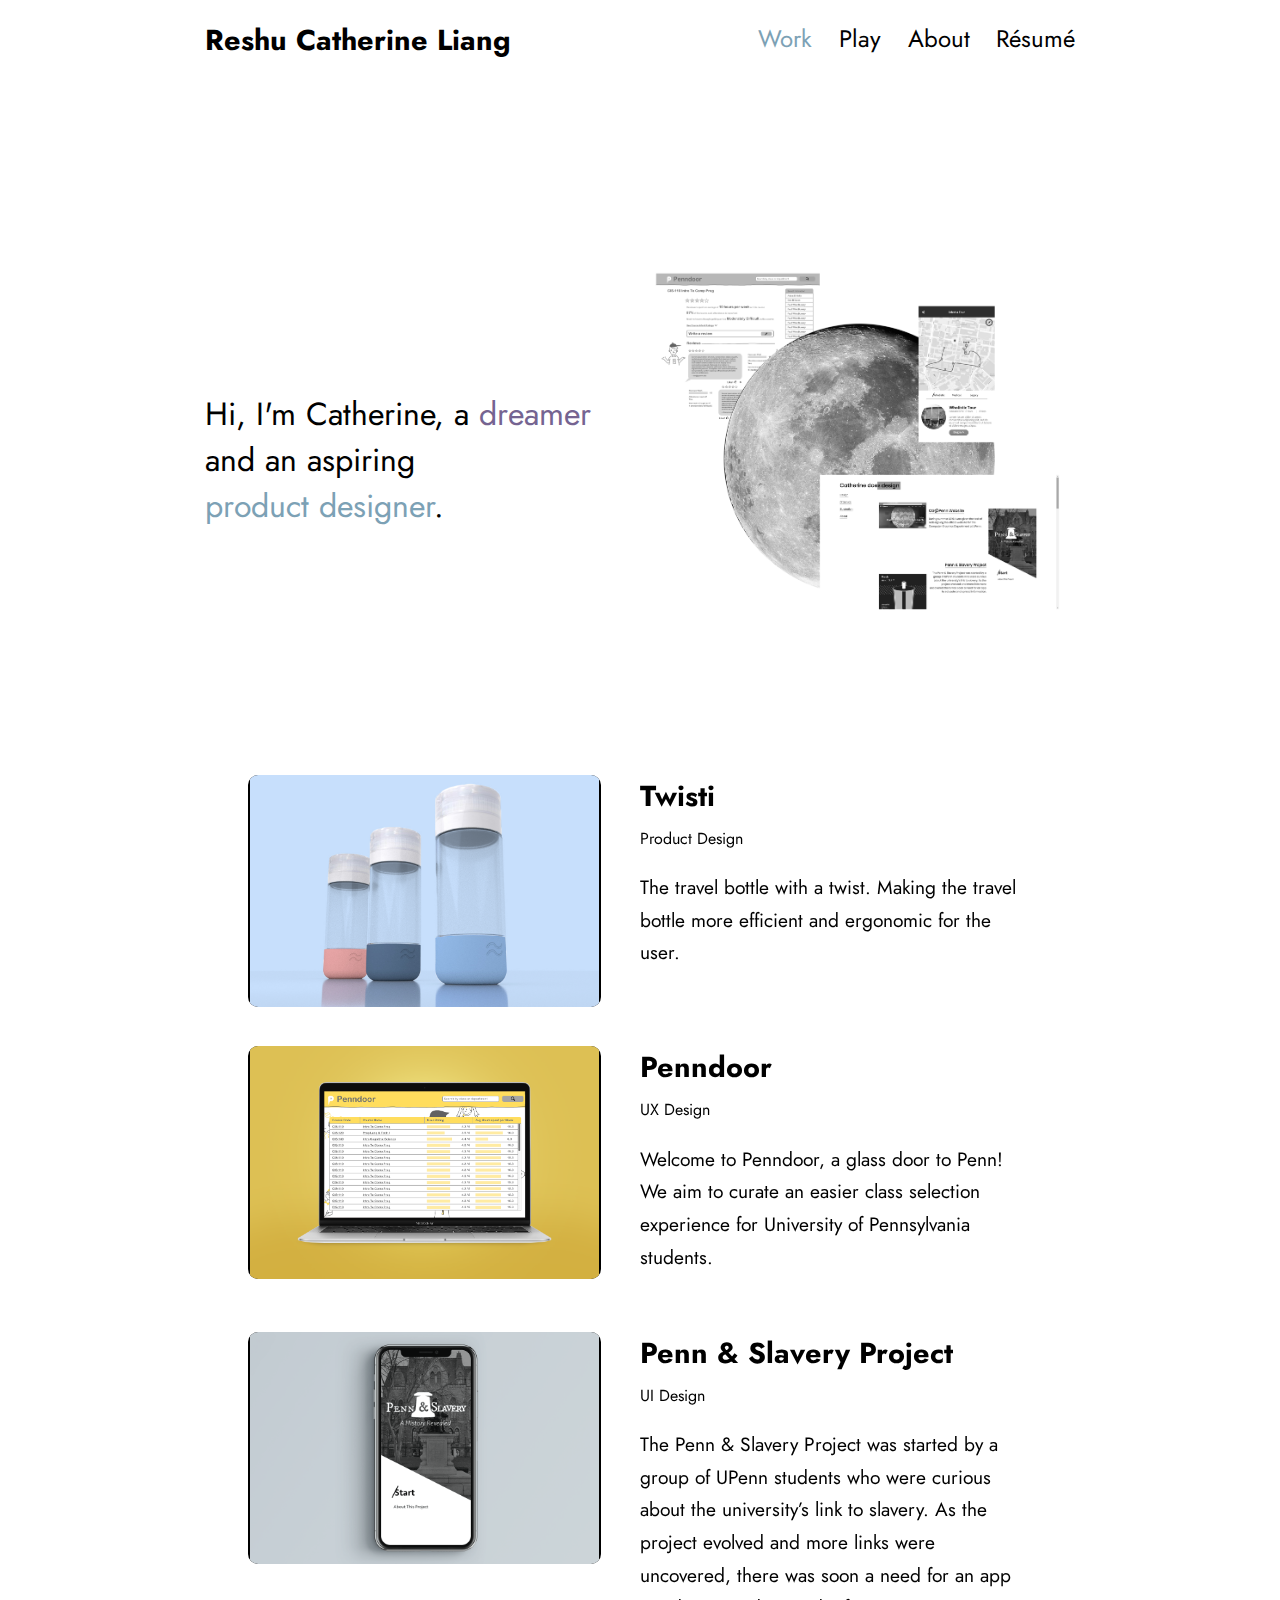
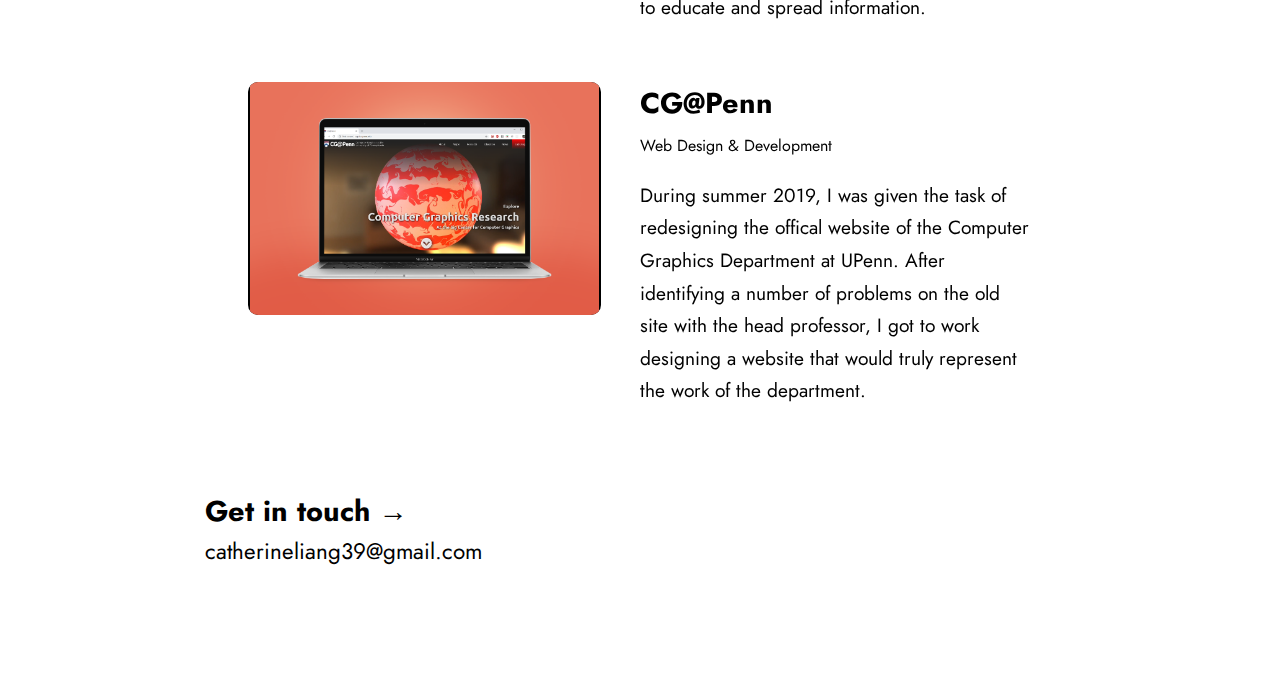
<file: index.html>
<!DOCTYPE html>
<html lang="en">

<head>
    <meta charset="UTF-8">
    <meta name="viewport" content="width=device-width, initial-scale=1.0">
    <title>Reshu Catherine Liang</title>

    <link rel="stylesheet" href="css/style.css">
    <link rel="stylesheet" href="css/style-index.css">
    <!--<script src="script.js"></script>-->
    <link rel="stylesheet" href="https://unpkg.com/aos@next/dist/aos.css" />
    <!-- favicon -->
    <link rel="shortcut icon" type="image/x-icon" href="favicon.ico">
</head>

<body>
    <header>
        <h1 class="title"><a href="index.html">Reshu Catherine Liang</a></h1>
        <nav>
            <a href="index.html" class="selected">Work</a>
            <a href="play.html">Play</a>
            <a href="about.html">About</a>
            <a href="images/resume.pdf" target="_blank">Résumé</a>
        </nav>
    </header>
    <div>
        <div class="landing">
            <img class="landing-img" src="images/moon-graphics.png">
            <h1 class="intro">Hi, I'm Catherine, a <mark class="purple">dreamer</mark>
                <br>and an aspiring
                <br><mark class="blue">product designer</mark>.
            </h1>
        </div>
        <div class="content" data-aos="fade-up">
            <div class="project">
                <div class="thumbnail">
                    <a href="twisti.html">
                        <img src="images/twisti/product_mockup.png">
                    </a>
                </div>
                <div class="description">
                    <h2><a href="penndoor.html">Twisti</a></h2>
                    <p class="tag">Product Design</p>
                    <p>The travel bottle with a twist. Making the travel bottle more efficient and ergonomic for the user.
                    </p>
                </div>
            </div>
            <div class="project">
                <div class="thumbnail">
                    <a href="penndoor.html">
                        <img src="images/penndoor_mockup.png">
                    </a>
                </div>
                <div class="description">
                    <h2><a href="penndoor.html">Penndoor</a></h2>
                    <p class="tag">UX Design</p>
                    <p>Welcome to Penndoor, a glass door to Penn!
                        We aim to curate an easier class selection experience for University of Pennsylvania
                        students.
                    </p>
                </div>
            </div>
            <div class="project">
                <div class="thumbnail">
                    <a href="psp.html">
                        <img src="images/psp_mockup.png">
                    </a>
                </div>
                <div class="description">
                    <h2><a href="psp.html">Penn & Slavery Project</a></h2>
                    <p class="tag">UI Design</p>
                    <p>The Penn & Slavery Project was started by a group of UPenn students who were curious about
                        the
                        university’s link to slavery. As the project evolved and more links were uncovered, there
                        was
                        soon a
                        need for an app to educate and spread information.
                    </p>
                </div>
            </div>
            <div class="project">
                <div class="thumbnail">
                    <a href="cgatpenn.html">
                        <img src="images/cgatpenn.png">
                    </a>
                </div>
                <div class="description">
                    <h2><a href="cgatpenn.html">CG@Penn</a></h2>
                    <p class="tag">Web Design & Development</p>
                    <p>During summer 2019, I was given the task of redesigning the offical website of the Computer Graphics
                        Department at UPenn. After identifying a number of problems on the old site with the head professor,
                        I got to work designing a website that would truly represent the work of the department.
                    </p>
                </div>
            </div>
        </div>
        <div class="footer">
            <h1 class="section-title">Get in touch →</h1>
            <p><a href="catherineliang39@gmail.com">catherineliang39@gmail.com</a></p>
        </div>
    </div>
    <script src="https://unpkg.com/aos@next/dist/aos.js"></script>
    <script>
        AOS.init({
            once: true,
        });
    </script>

</body>

</html>
</file>
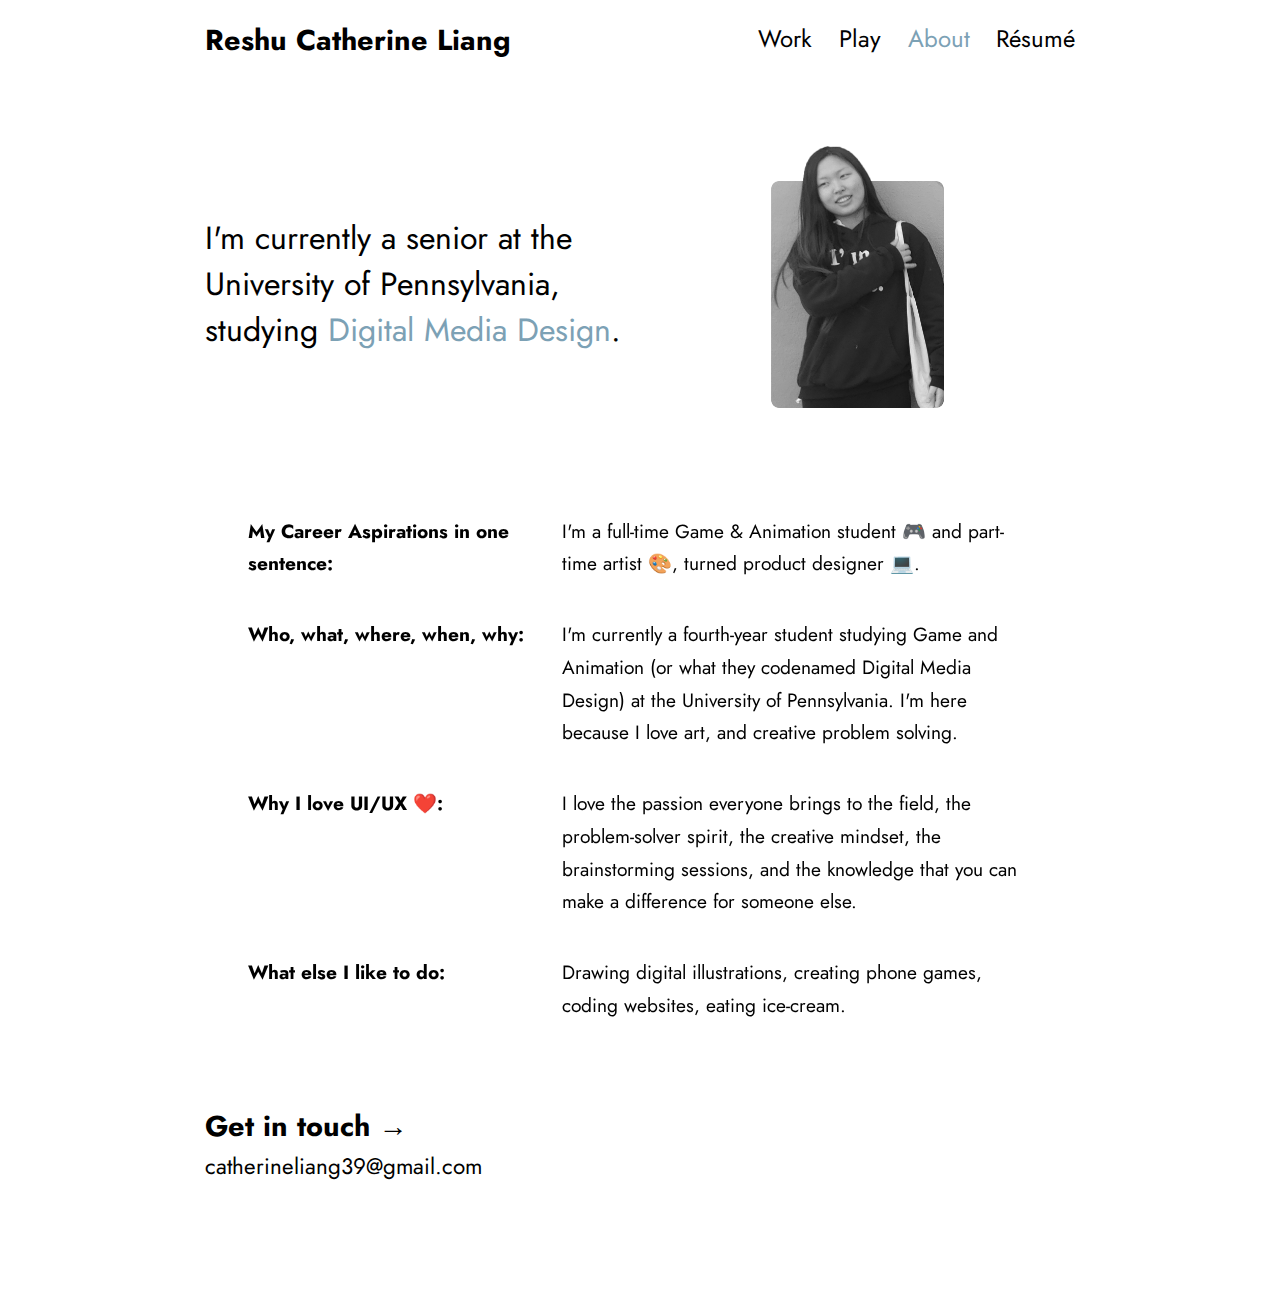
<file: about-old.html>
<!DOCTYPE html>
<html lang="en">

<head>
    <meta charset="UTF-8">
    <meta name="viewport" content="width=device-width, initial-scale=1.0">
    <title>Reshu Catherine Liang</title>

    <link rel="stylesheet" href="css/style.css">
    <link rel="stylesheet" href="css/style-about.css">
    <!--<script src="script.js"></script>-->
    <link rel="stylesheet" href="https://unpkg.com/aos@next/dist/aos.css" />
    <!-- favicon -->
    <link rel="shortcut icon" type="image/x-icon" href="favicon.ico">
</head>

<body>
    <header>
        <h1 class="title"><a href="index.html">Reshu Catherine Liang</a></h1>
        <nav>
            <a href="index.html">Work</a>
            <a href="play.html">Play</a>
            <a href="about.html" class="selected">About</a>
            <a href="images/resume.pdf" target="_blank">Résumé</a>
        </nav>
    </header>
    <div class="landing">
        <picture>
            <source media="(max-width: 750px)" srcset="images/me-framed.png">
            <source media="(max-width: 950px)" srcset="images/me-framed-narrow.png">
            <img class="landing-img" src="images/me-framed.png">
        </picture>
        <!-- <img class="landing-img" src="images/me-framed.png"> -->
        <h1 class="intro">I'm currently a senior at the University of Pennsylvania,
            studying <mark class="blue">Digital Media Design</mark>.
        </h1>
    </div>
    <div class="content" data-aos="fade-up">
        <div class="question">
            <p class="q"><b>My Career Aspirations in one sentence:</b></span>
            <p class="a">I'm a full-time Game & Animation student 🎮 and part-time artist 🎨, turned product designer 💻.</p>
        </div>
        <div class="question">
            <p class="q"><b>Who, what, where, when, why:</b></p>
            <p class="a">I'm currently a fourth-year student studying Game and Animation (or what they codenamed Digital Media
            Design) at the University of Pennsylvania. I'm here because I love art, and creative problem solving.</p>
        </div>
        <div class="question">
            <p class="q"><b>Why I love UI/UX ❤️:</b></p>
            <p class="a">I love the passion everyone brings to the field, the problem-solver spirit, the creative mindset, the
            brainstorming sessions, and the knowledge that you can make a difference for someone else.</p>
        </div>
        <div class="question">
            <p class="q"><b>What else I like to do:</b></p>
            <p class="a">Drawing digital illustrations, creating phone games, coding websites, eating ice-cream.</p>
        </div>
    </div>

    <div class="footer">
        <h1 class="section-title">Get in touch →</h1>
        <p><a href="catherineliang39@gmail.com">catherineliang39@gmail.com</a></p>
    </div>

    <script src="https://unpkg.com/aos@next/dist/aos.js"></script>
    <script>
        AOS.init({
            once: true,
        });
    </script>
</body>
</file>
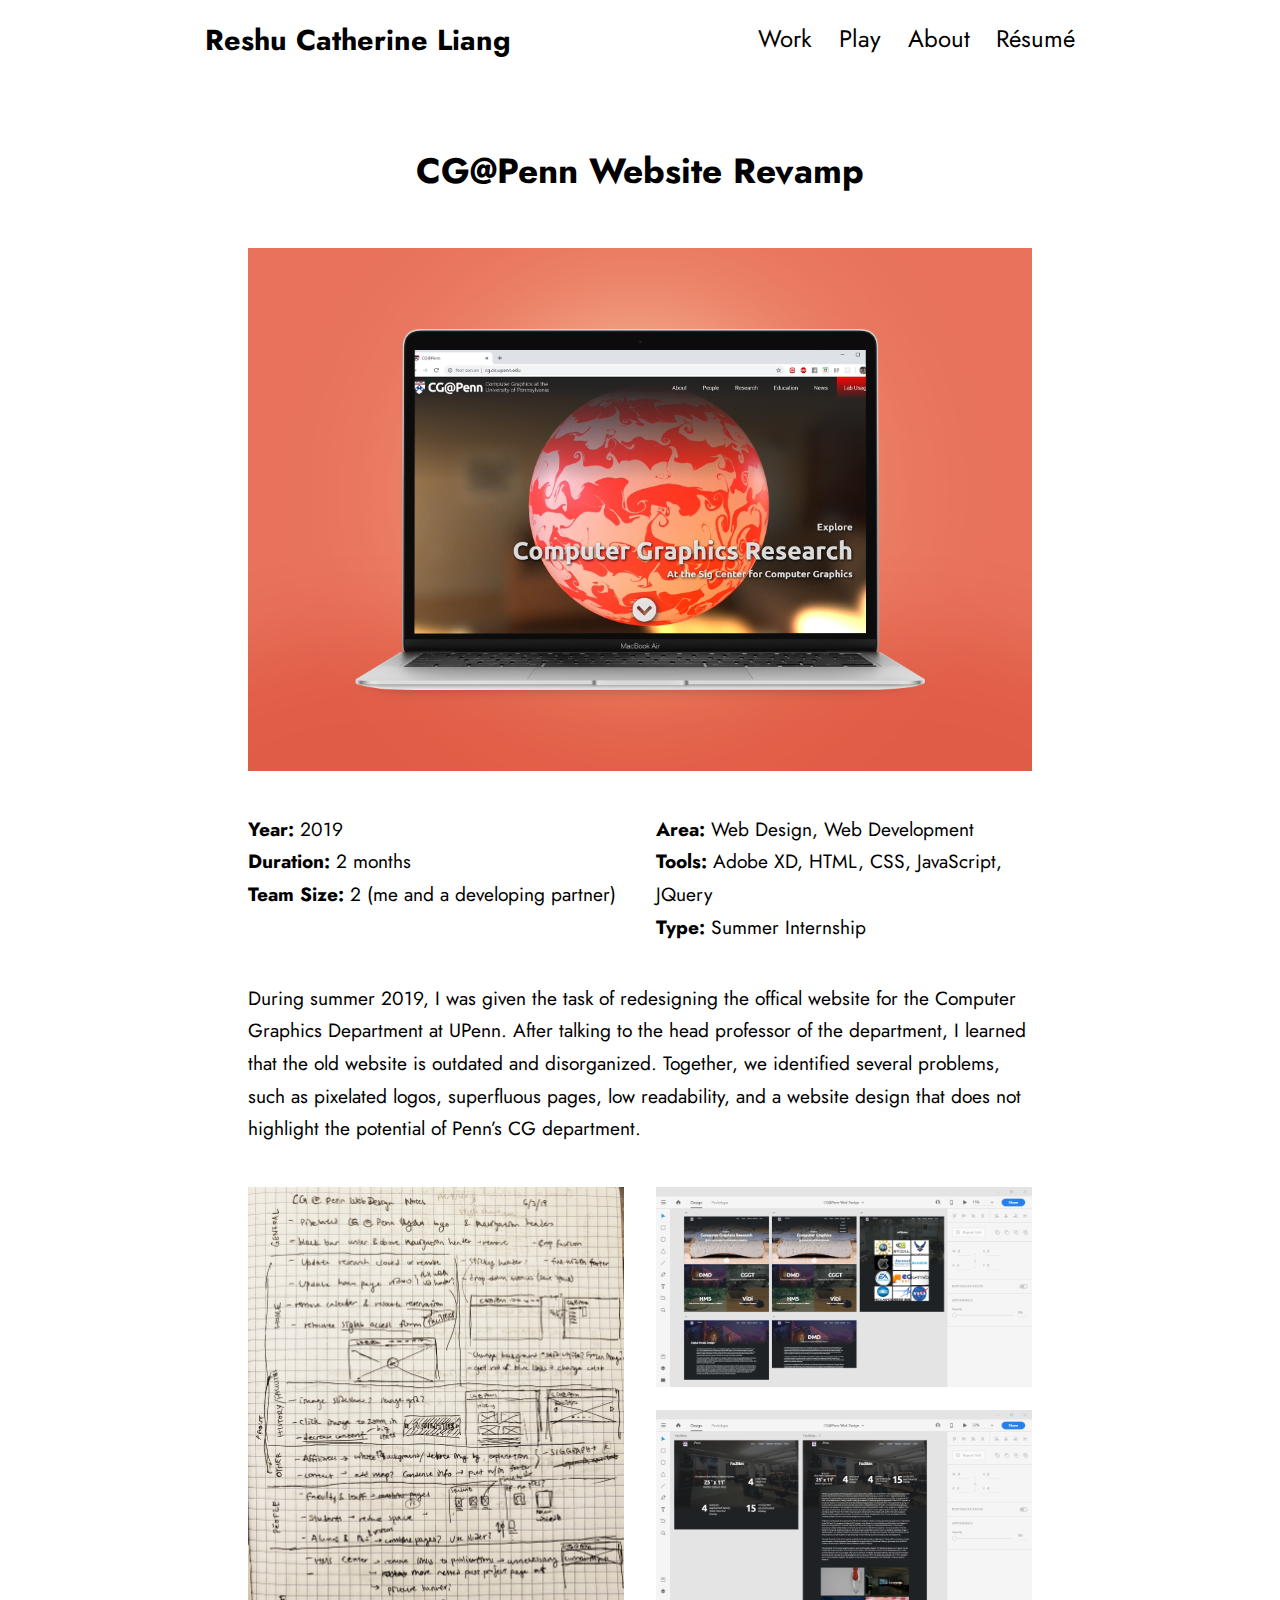
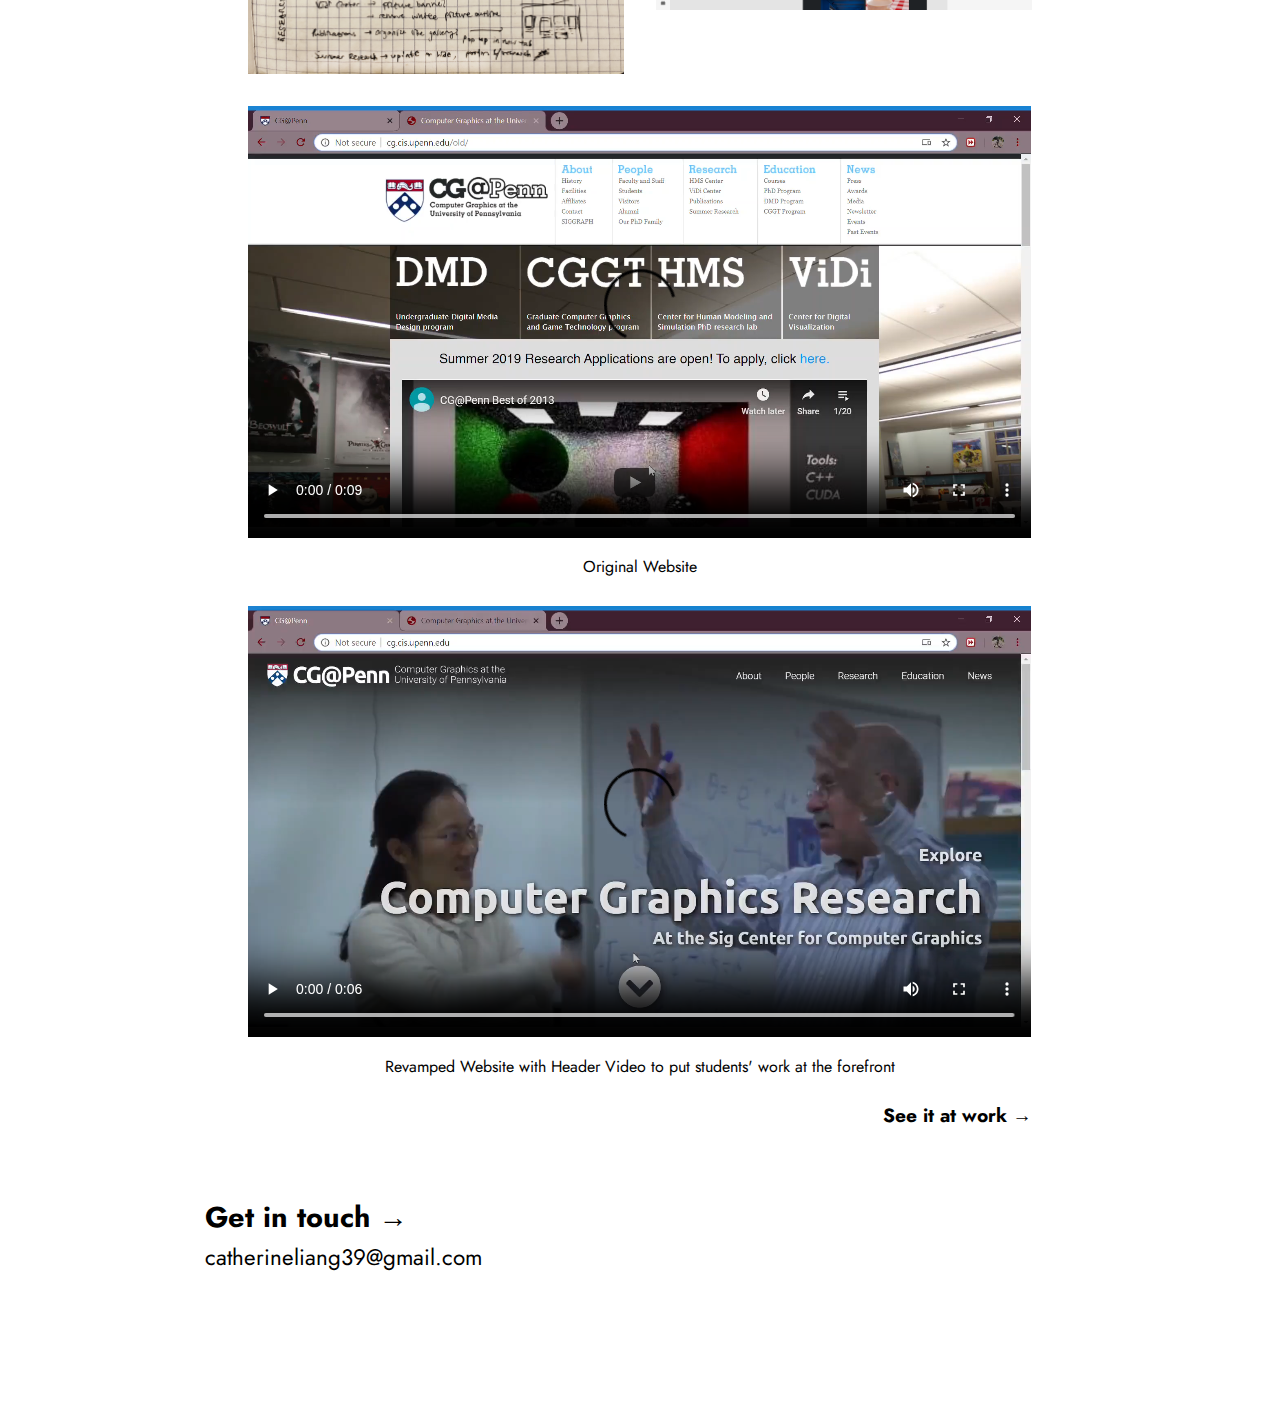
<file: cgatpenn.html>
<!DOCTYPE html>
<html lang="en">

<head>
    <meta charset="UTF-8">
    <meta name="viewport" content="width=device-width, initial-scale=1.0">
    <title>Reshu Catherine Liang</title>

    <link rel="stylesheet" href="css/style.css">
    <link rel="stylesheet" href="css/style-project.css">
    <!--<script src="script.js"></script>-->
    <!-- favicon -->
    <link rel="shortcut icon" type="image/x-icon" href="favicon.ico">
</head>

<body>
    <header>
        <h1 class="title"><a href="index.html">Reshu Catherine Liang</a></h1>
        <nav>
            <a href="index.html">Work</a>
            <a href="play.html">Play</a>
            <a href="about.html">About</a>
            <a href="images/resume.pdf" target="_blank">Résumé</a>
        </nav>
    </header>
    <div class="content">
        <h1 class="section-title">CG@Penn Website Revamp</h1>
        <img src="images/cgatpenn.png" />
        <br/>
        <div class="two-col">
            <div>
                <p>
                    <b>Year:</b> 2019<br/>
                    <b>Duration:</b> 2 months<br/>
                    <b>Team Size:</b> 2 (me and a developing partner)
                </p>
            </div>
            <div>
                <p>
                    <b>Area:</b> Web Design, Web Development<br/>
                    <b>Tools:</b> Adobe XD, HTML, CSS, JavaScript, JQuery<br/>
                    <b>Type:</b> Summer Internship
                </p>
            </div>
        </div>
        <p>During summer 2019, I was given the task of redesigning the offical website for the Computer Graphics Department at UPenn. After talking to the head professor of the department, I learned that the old website is outdated and disorganized. Together, we identified several problems, such as pixelated logos, superfluous pages, low readability, and a website design that does not highlight the potential of Penn’s CG department.</p>
        <br />
        <div class="two-col">
            <div>
                <img src="images/cgatpenn/notes.jpg">
            </div>
            <div>
                <img src="images/cgatpenn/prototype1.png"><br/>
                <img src="images/cgatpenn/prototype2.png">
            </div>
        </div>
        <br/>
        <div class="video-container">
            <video class="video" controls>
                <source src="images/cgatpenn/ComputerGraphicsattheUniversityofPennsylvania-GoogleChrome10_16_201911_35_46PM_Trim.mp4" type="video/mp4">
            </video>
       </div>
       <p class="caption">Original Website</p>
       <div class="video-container">
            <video class="video" controls>
                <source src="images/cgatpenn/CGPenn-GoogleChrome10_16_201911_36_07PM_Trim.mp4" type="video/mp4">
            </video>
       </div>
        <p class="caption">Revamped Website with Header Video to put students' work at the forefront</p>
        <p class="link"><a href="http://cg.cis.upenn.edu/" target="_blank">See it at work →</a></p>
    </div>
    <div class="footer">
        <h1 class="section-title">Get in touch →</h1>
        <p><a href="catherineliang39@gmail.com">catherineliang39@gmail.com</a></p>
    </div>
</body>
</file>
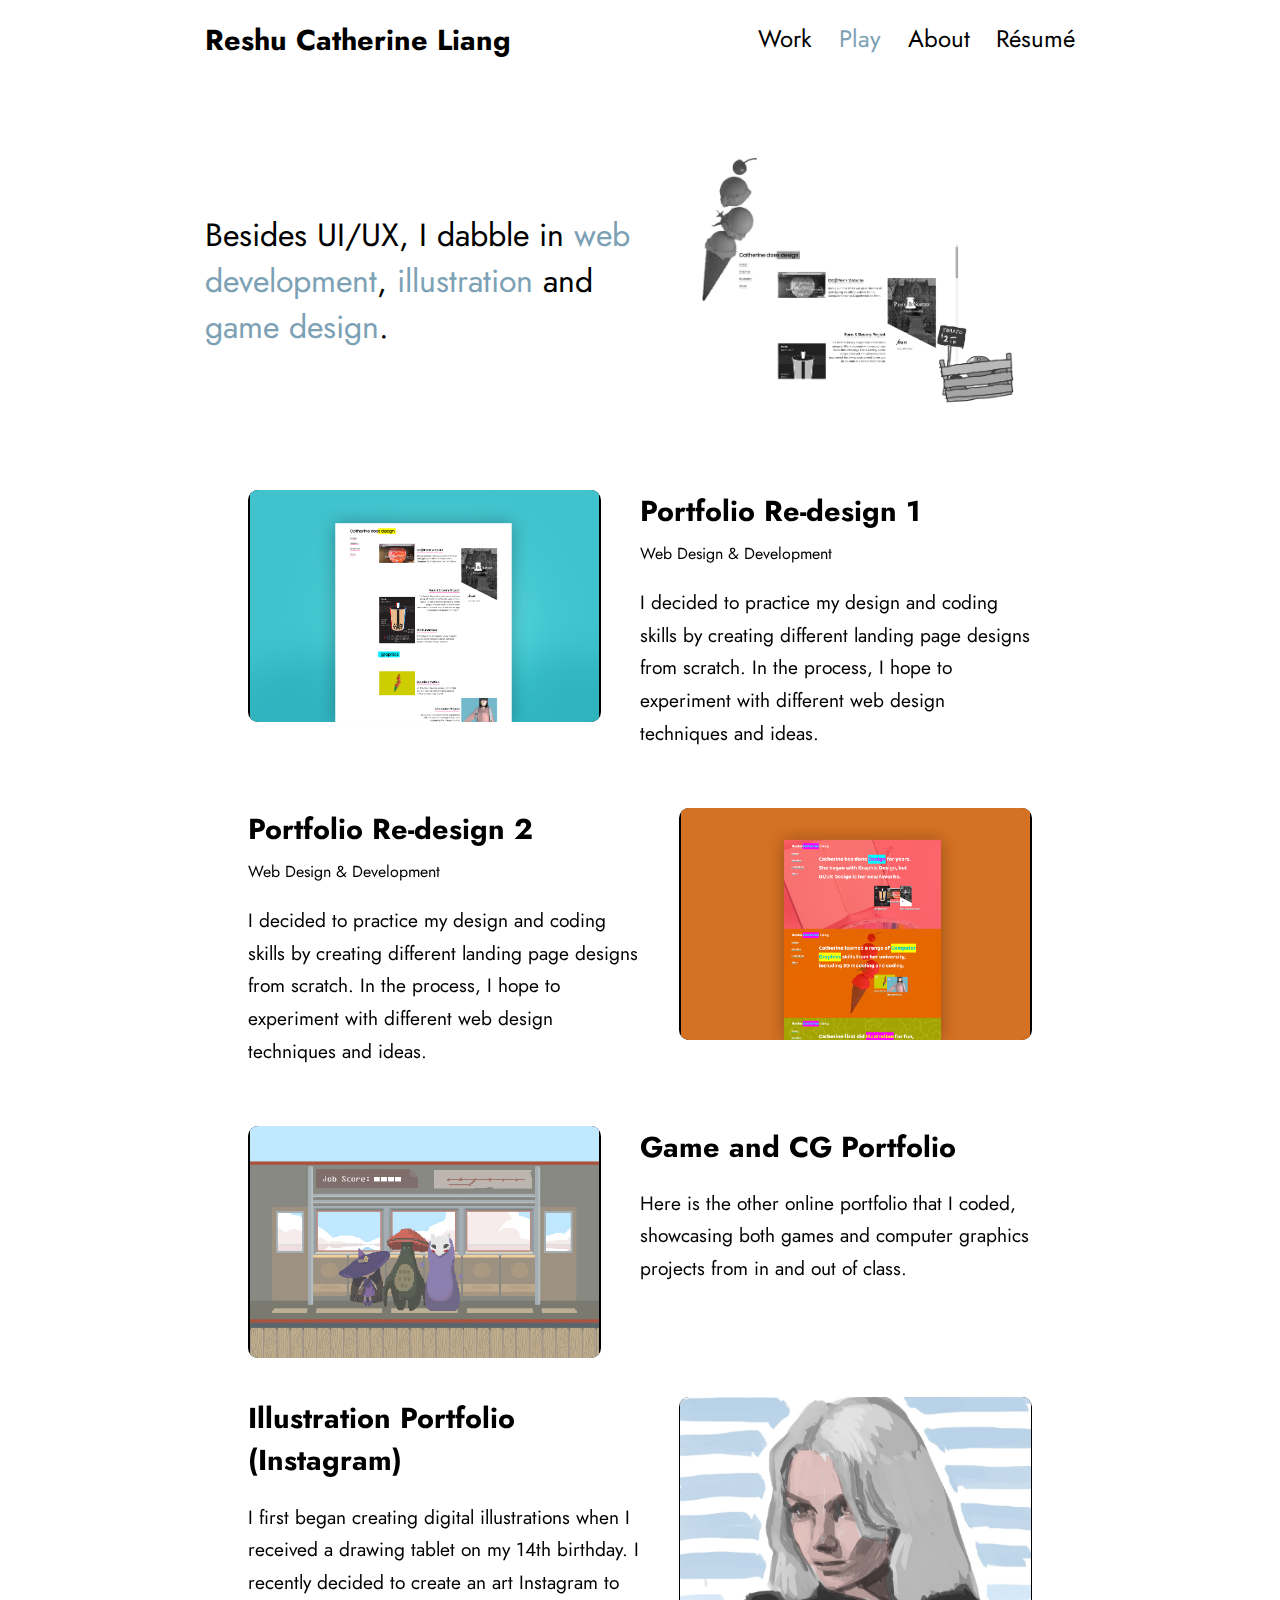
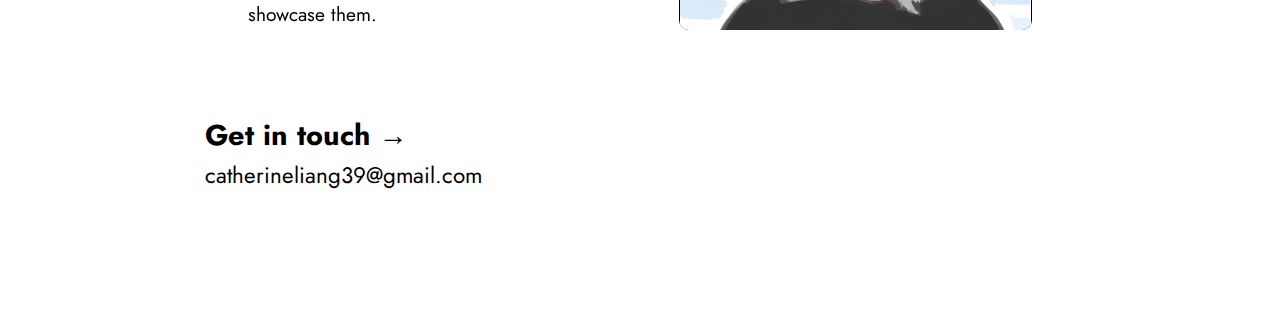
<file: play.html>
<!DOCTYPE html>
<html lang="en">

<head>
    <meta charset="UTF-8">
    <meta name="viewport" content="width=device-width, initial-scale=1.0">
    <title>Reshu Catherine Liang</title>

    <link rel="stylesheet" href="css/style.css">
    <link rel="stylesheet" href="css/style-play.css">
    <!--<script src="script.js"></script>-->
    <link rel="stylesheet" href="https://unpkg.com/aos@next/dist/aos.css" />
    <!-- favicon -->
    <link rel="shortcut icon" type="image/x-icon" href="favicon.ico">
</head>

<body>
    <header>
        <h1 class="title"><a href="index.html">Reshu Catherine Liang</a></h1>
        <nav>
            <a href="index.html">Work</a>
            <a href="play.html" class="selected">Play</a>
            <a href="about.html">About</a>
            <a href="images/resume.pdf" target="_blank">Résumé</a>
        </nav>
    </header>
    <div class="landing">
        <img class="landing-img" src="images/play-graphics.png">
        <h1 class="intro">Besides UI/UX, I dabble in <mark class="blue">web development</mark>,
            <mark class="blue">illustration</mark> 
            and <mark class="blue">game design</mark>.
        </h1>
    </div>
    <div class="content" data-aos="fade-up">
        
        <div class="project">
            <div class="thumbnail">
                <a href="portfolio-redesign1.html">
                    <img src="images/play/web1.png">
                </a>
            </div>
            <div class="description">
                <h2><a href="portfolio-redesign1.html">Portfolio Re-design 1</a></h2>
                <p class="tag">Web Design & Development</p>
                <p>I decided to practice my design and coding skills by creating different landing page designs from
                    scratch. In the process, I hope to experiment with different web design techniques and ideas.
                </p>
            </div>
        </div>
        <div class="project-right">
            <div class="thumbnail">
                <a href="portfolio-redesign2.html">
                    <img src="images/play/web2.png">
                </a>
            </div>
            <div class="description">
                <h2><a href="portfolio-redesign2.html">Portfolio Re-design 2</a></h2>
                <p class="tag">Web Design & Development</p>
                <p>I decided to practice my design and coding skills by creating different landing page designs from
                    scratch. In the process, I hope to experiment with different web design techniques and ideas.
                </p>
            </div>
        </div>
        <div class="project">
            <div class="thumbnail">
                <a href="https://reliang.github.io/cg/" target="_blank">
                    <img src="images/play/train-portfolio.jpg">
                </a>
            </div>
            <div class="description">
                <h2><a href="https://reliang.github.io/cg/"  target="_blank">Game and CG Portfolio</a></h2>
                <p>Here is the other online portfolio that I coded, showcasing both games and computer graphics projects 
                    from in and out of class.
                </p>
            </div>
        </div>
        <div class="project-right">
            <div class="thumbnail">
                <a href="https://www.instagram.com/liang.art/" target="_blank">
                    <img src="images/play/portfolio3.jpg">
                </a>
            </div>
            <div class="description">
                <h2><a href="https://www.instagram.com/liang.art/"  target="_blank">Illustration Portfolio (Instagram)</a></h2>
                <p>I first began creating digital illustrations when I received a drawing tablet on my 14th birthday.
                    I recently decided to create an art Instagram to showcase them.
                </p>
            </div>
        </div>
        <!--Embed Social-->
        <!-- <div class="project" style="display: inline;">
            <div class="thumbnail-free">
                <div class='embedsocial-instagram' data-ref="2294733b88ca501100a6d9c28b0ef0498e037e7e"></div>
                <script>(function (d, s, id) { var js; if (d.getElementById(id)) { return; } js = d.createElement(s); js.id = id; js.src = "https://embedsocial.com/embedscript/in.js"; d.getElementsByTagName("head")[0].appendChild(js); }(document, "script", "EmbedSocialInstagramScript"));</script>
            </div>
        </div> -->
    </div>
    <div class="footer">
        <h1 class="section-title">Get in touch →</h1>
        <p><a href="catherineliang39@gmail.com">catherineliang39@gmail.com</a></p>
    </div>
    
    <script src="https://unpkg.com/aos@next/dist/aos.js"></script>
    <script>
        AOS.init({
            once: true,
        });
    </script>
</body>

</html>
</file>
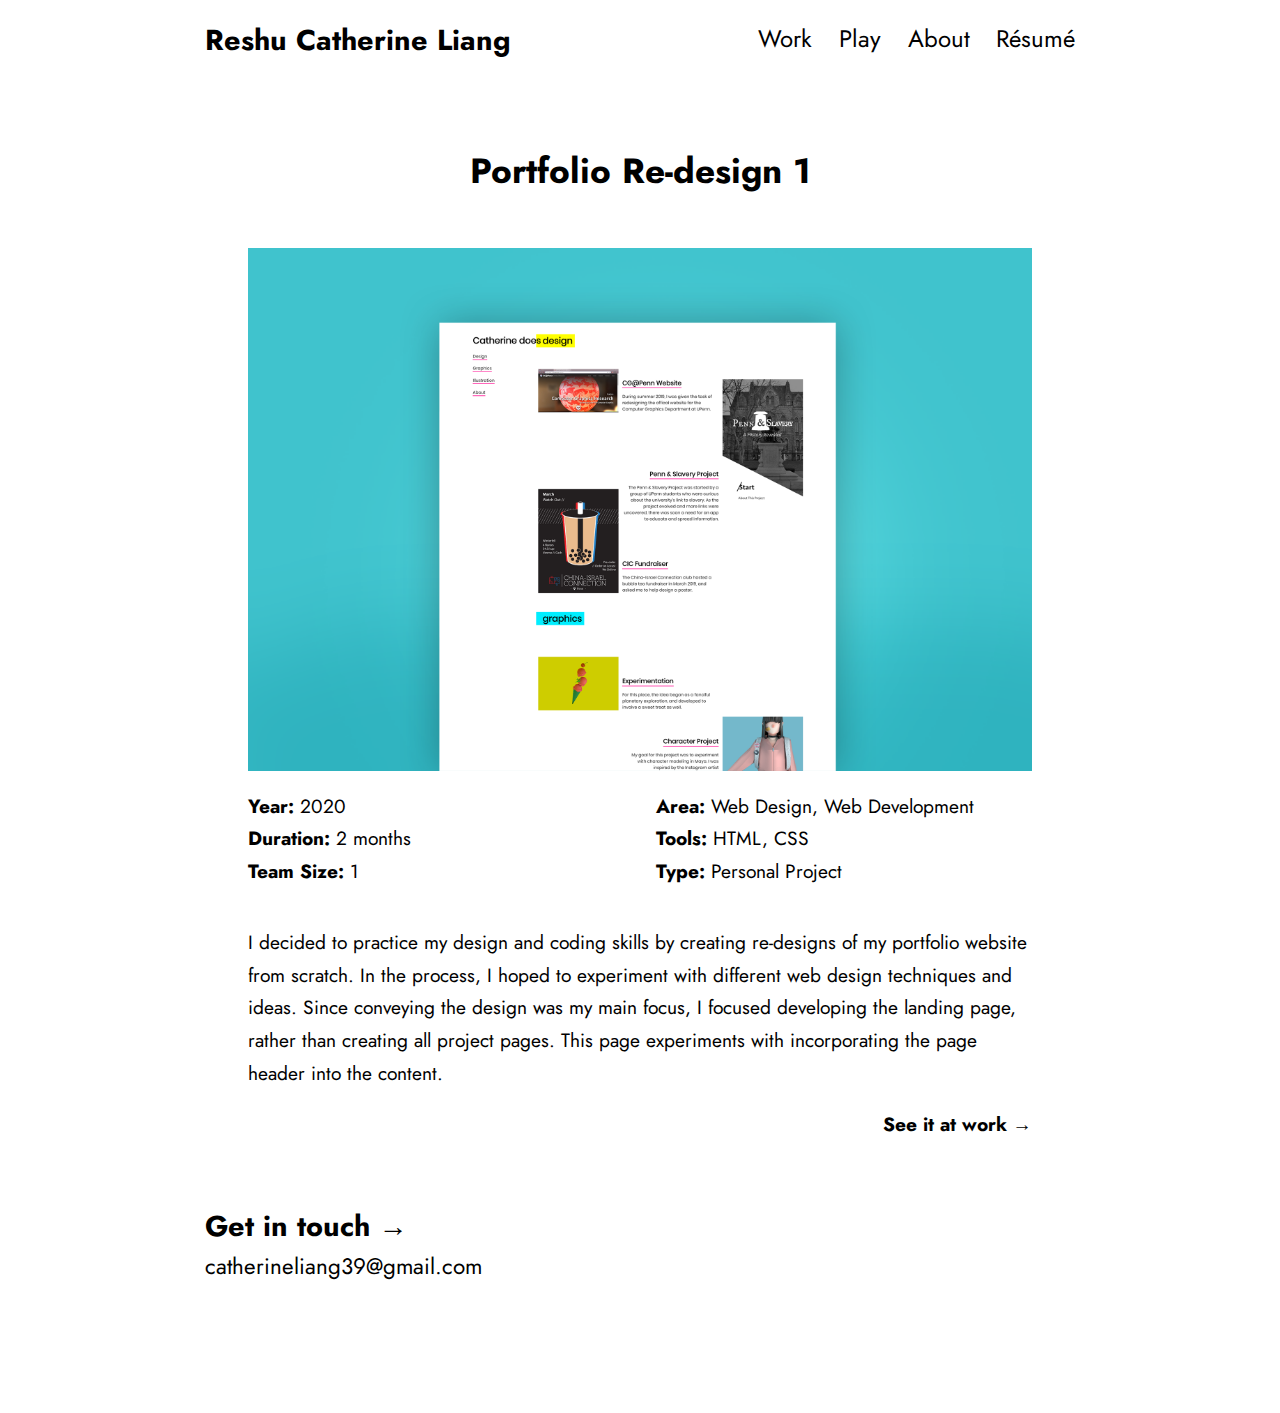
<file: portfolio-redesign1.html>
<!DOCTYPE html>
<html lang="en">

<head>
    <meta charset="UTF-8">
    <meta name="viewport" content="width=device-width, initial-scale=1.0">
    <title>Reshu Catherine Liang</title>

    <link rel="stylesheet" href="css/style.css">
    <link rel="stylesheet" href="css/style-project.css">
    <!--<script src="script.js"></script>-->
    <!-- favicon -->
    <link rel="shortcut icon" type="image/x-icon" href="favicon.ico">
</head>

<body>
    <header>
        <h1 class="title"><a href="index.html">Reshu Catherine Liang</a></h1>
        <nav>
            <a href="index.html">Work</a>
            <a href="play.html">Play</a>
            <a href="about.html">About</a>
            <a href="images/resume.pdf" target="_blank">Résumé</a>
        </nav>
    </header>
    <div class="content">
        <h1 class="section-title">Portfolio Re-design 1</h1>
        <img src="images/portfolio-redesigns/web1.png" />
        <div class="two-col">
            <div>
                <p>
                    <b>Year:</b> 2020<br/>
                    <b>Duration:</b> 2 months<br/>
                    <b>Team Size:</b> 1
                </p>
            </div>
            <div>
                <p>
                    <b>Area:</b> Web Design, Web Development<br/>
                    <b>Tools:</b> HTML, CSS<br/>
                    <b>Type:</b> Personal Project
                </p>
            </div>
        </div>
        <p>I decided to practice my design and coding skills by creating re-designs of my portfolio website from scratch. In the process, I hoped to experiment with different web design techniques and ideas. Since conveying the design was my main focus, I focused developing the landing page, rather than creating all project pages. This page experiments with incorporating the page header into the content.
        </p>
        <p class="link"><a href="https://reliang.github.io/web-experiments/1/" target="_blank">See it at work →</a></p>
    </div>
    <div class="footer">
        <h1 class="section-title">Get in touch →</h1>
        <p><a href="catherineliang39@gmail.com">catherineliang39@gmail.com</a></p>
    </div>
</body>
</file>
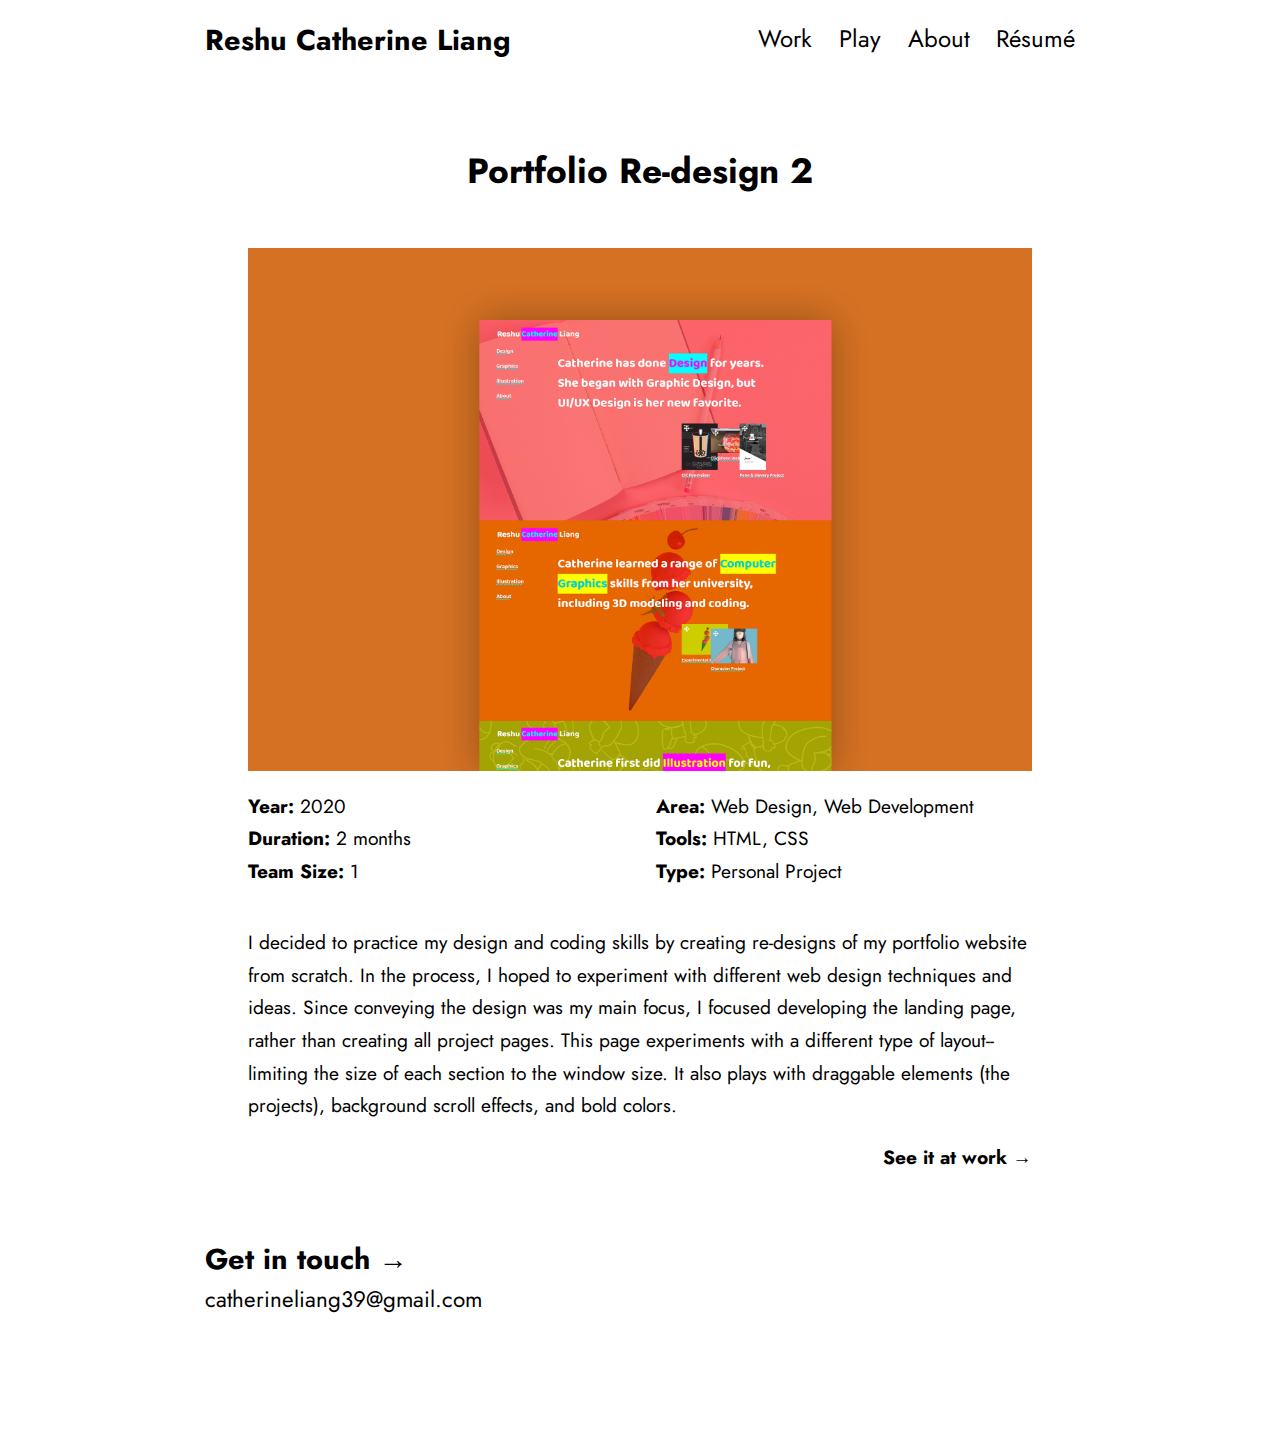
<file: portfolio-redesign2.html>
<!DOCTYPE html>
<html lang="en">

<head>
    <meta charset="UTF-8">
    <meta name="viewport" content="width=device-width, initial-scale=1.0">
    <title>Reshu Catherine Liang</title>

    <link rel="stylesheet" href="css/style.css">
    <link rel="stylesheet" href="css/style-project.css">
    <!--<script src="script.js"></script>-->
    <!-- favicon -->
    <link rel="shortcut icon" type="image/x-icon" href="favicon.ico">
</head>

<body>
    <header>
        <h1 class="title"><a href="index.html">Reshu Catherine Liang</a></h1>
        <nav>
            <a href="index.html">Work</a>
            <a href="play.html">Play</a>
            <a href="about.html">About</a>
            <a href="images/resume.pdf" target="_blank">Résumé</a>
        </nav>
    </header>
    <div class="content">
        <h1 class="section-title">Portfolio Re-design 2</h1>
        <img src="images/portfolio-redesigns/web2.png" />
        <div class="two-col">
            <div>
                <p>
                    <b>Year:</b> 2020<br/>
                    <b>Duration:</b> 2 months<br/>
                    <b>Team Size:</b> 1
                </p>
            </div>
            <div>
                <p>
                    <b>Area:</b> Web Design, Web Development<br/>
                    <b>Tools:</b> HTML, CSS<br/>
                    <b>Type:</b> Personal Project
                </p>
            </div>
        </div>
        <p>I decided to practice my design and coding skills by creating re-designs of my portfolio website from scratch. In the process, I hoped to experiment with different web design techniques and ideas. Since conveying the design was my main focus, I focused developing the landing page, rather than creating all project pages. This page experiments with a different type of layout--limiting the size of each section to the window size. It also plays with draggable elements (the projects), background scroll effects, and bold colors.
        </p>
        <p class="link"><a href="https://reliang.github.io/web-experiments/2/" target="_blank">See it at work →</a></p>
    </div>
    <div class="footer">
        <h1 class="section-title">Get in touch →</h1>
        <p><a href="catherineliang39@gmail.com">catherineliang39@gmail.com</a></p>
    </div>
</body>
</file>
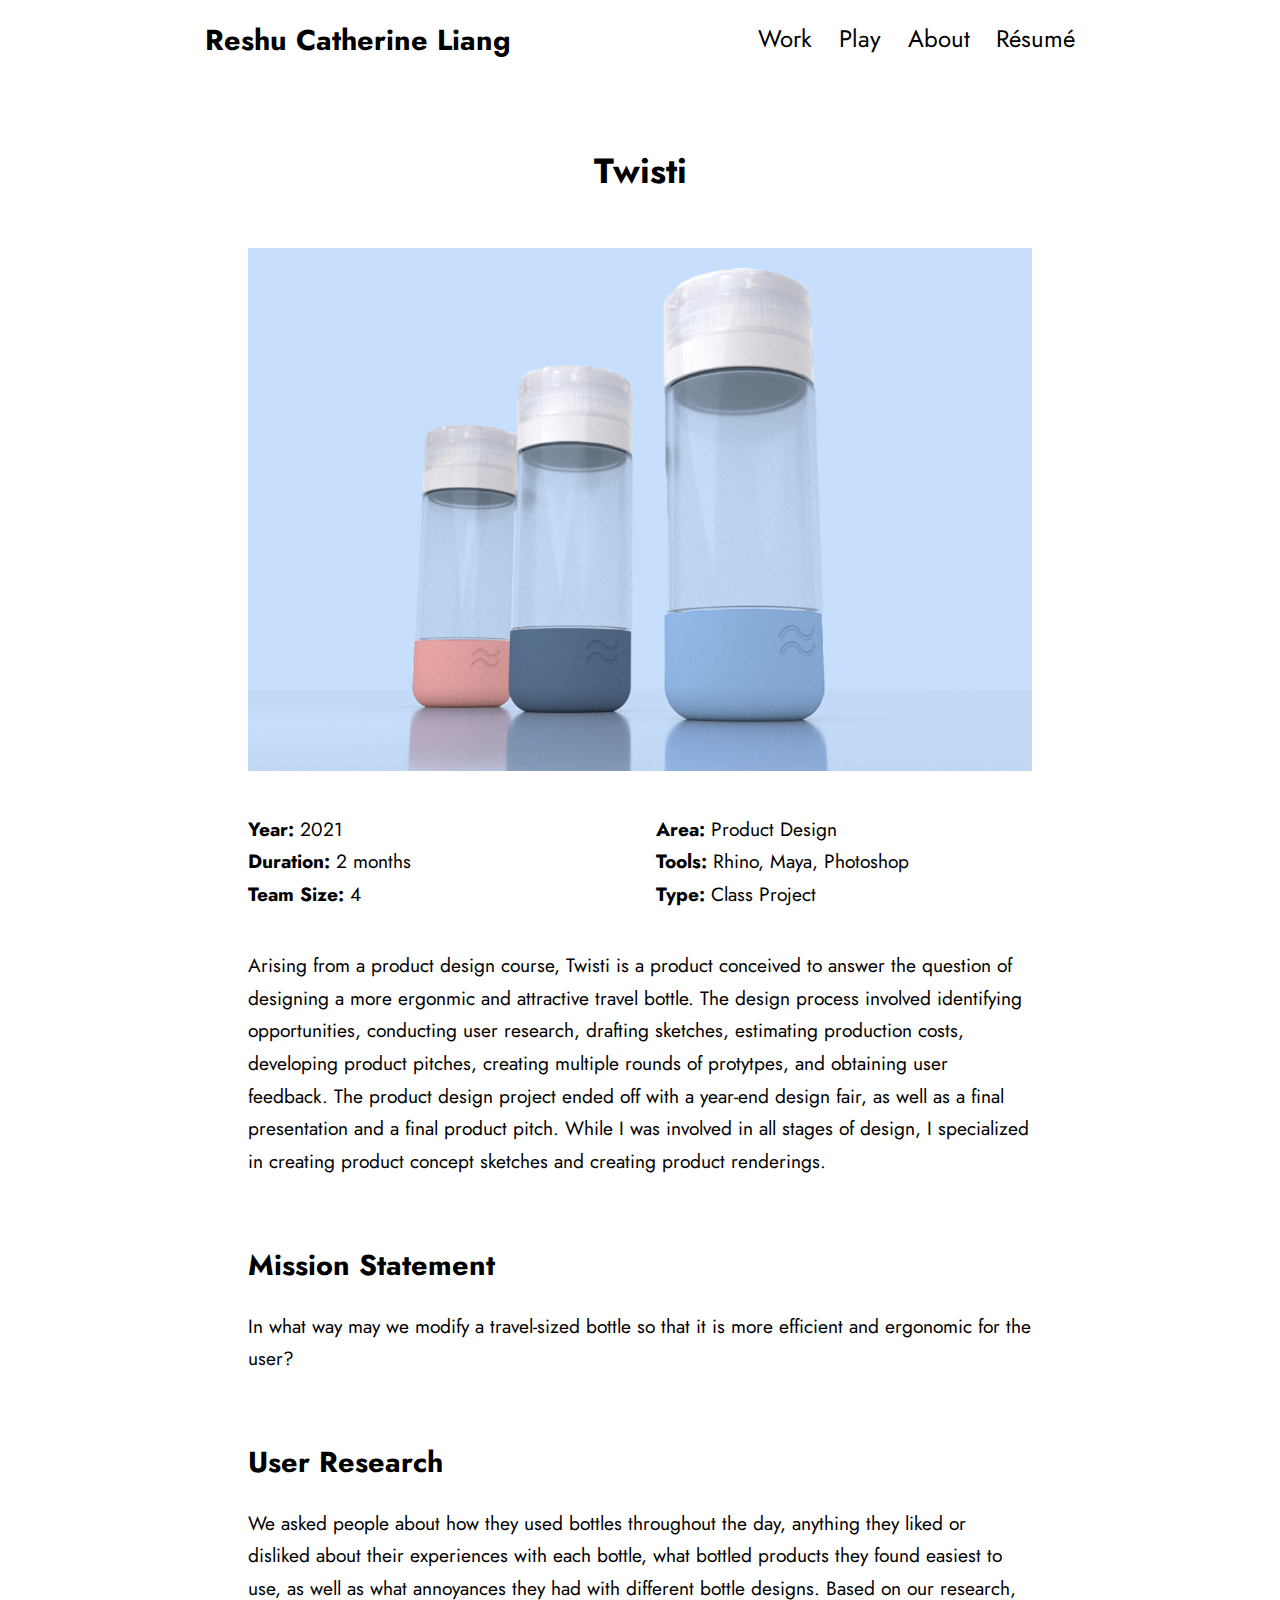
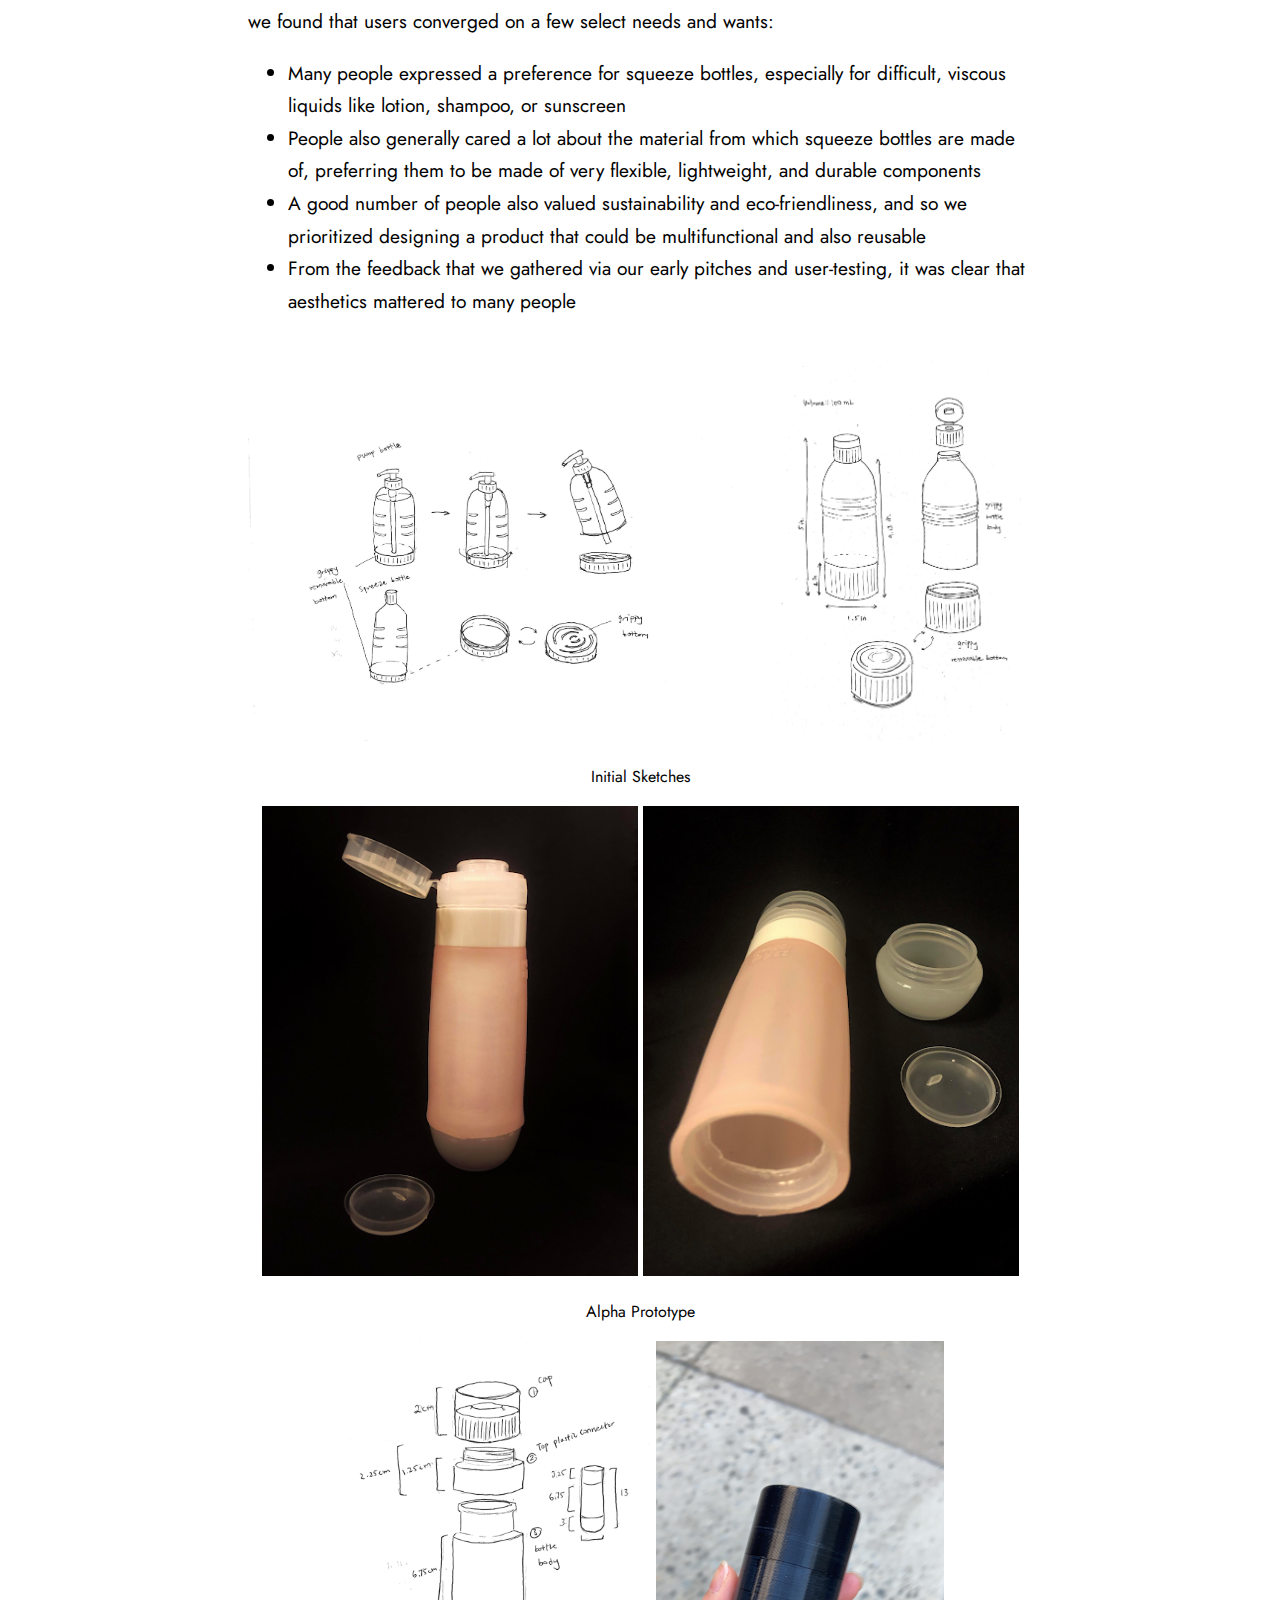
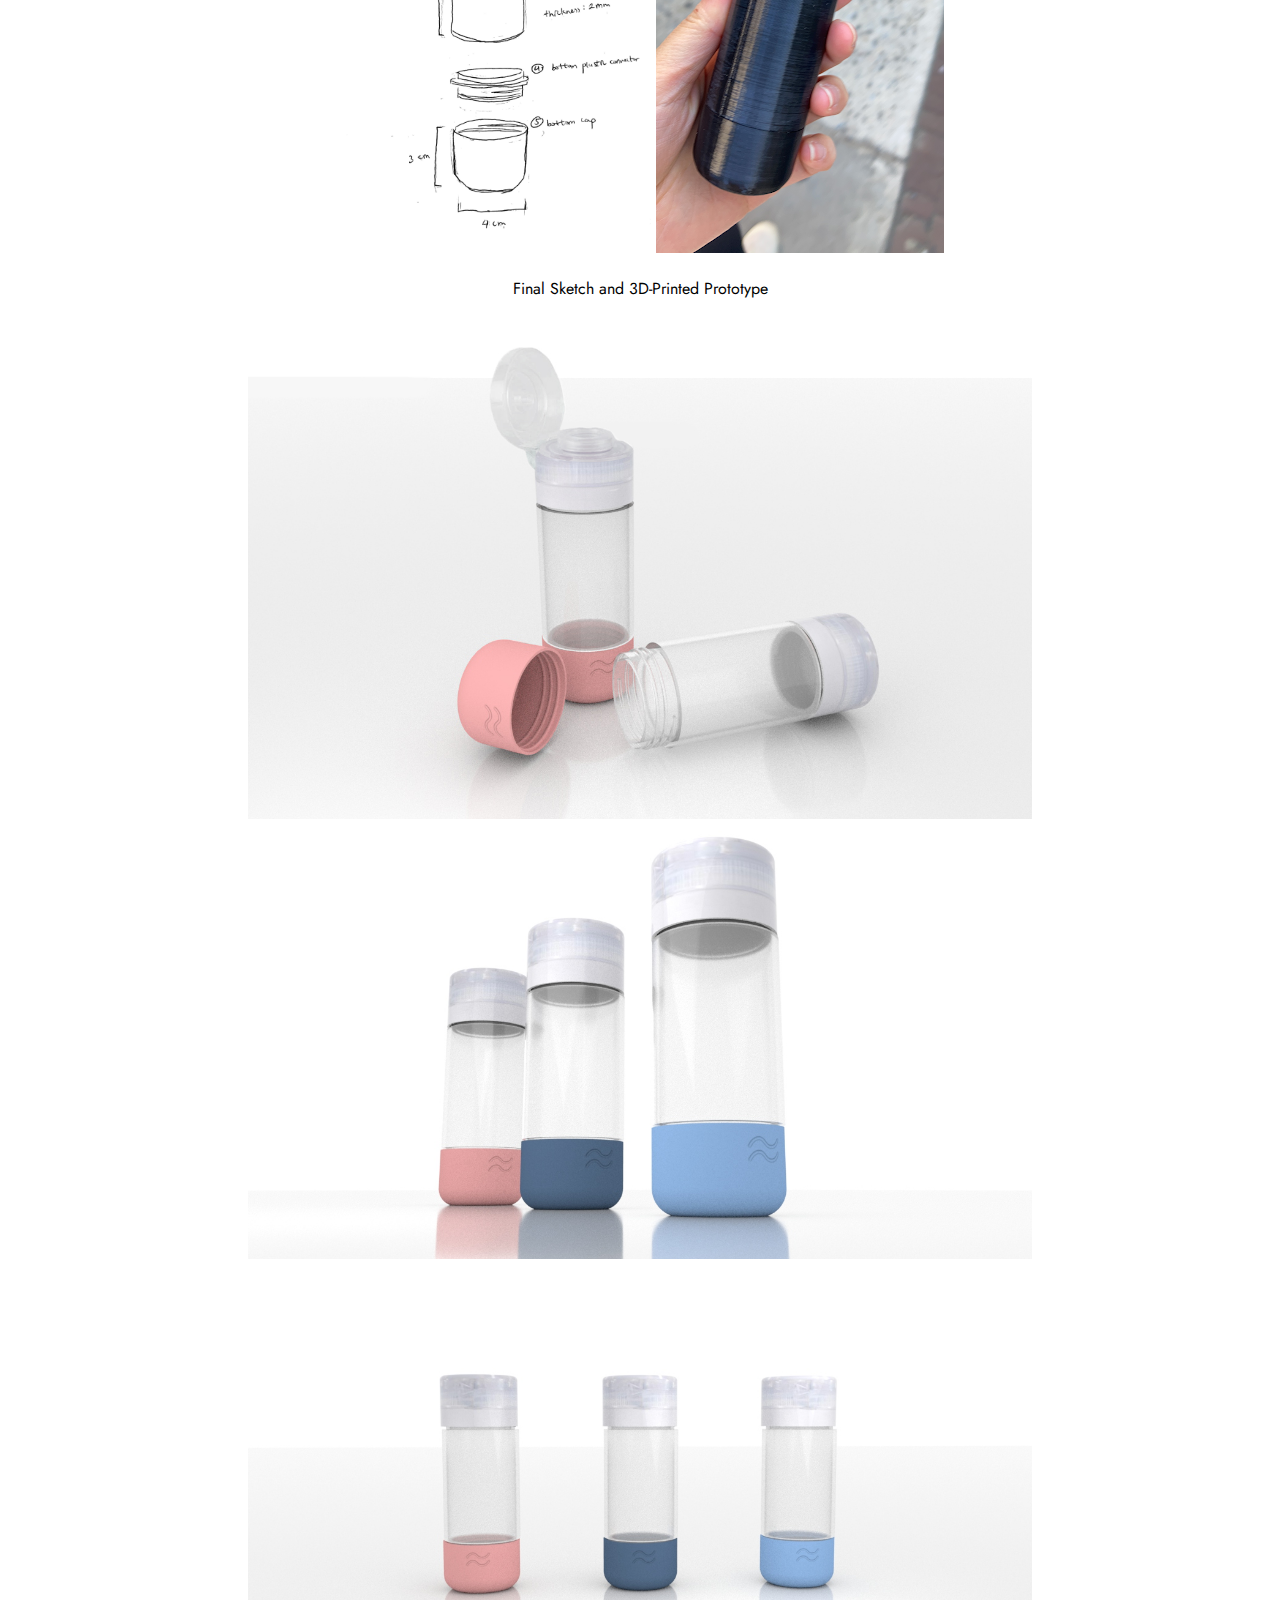
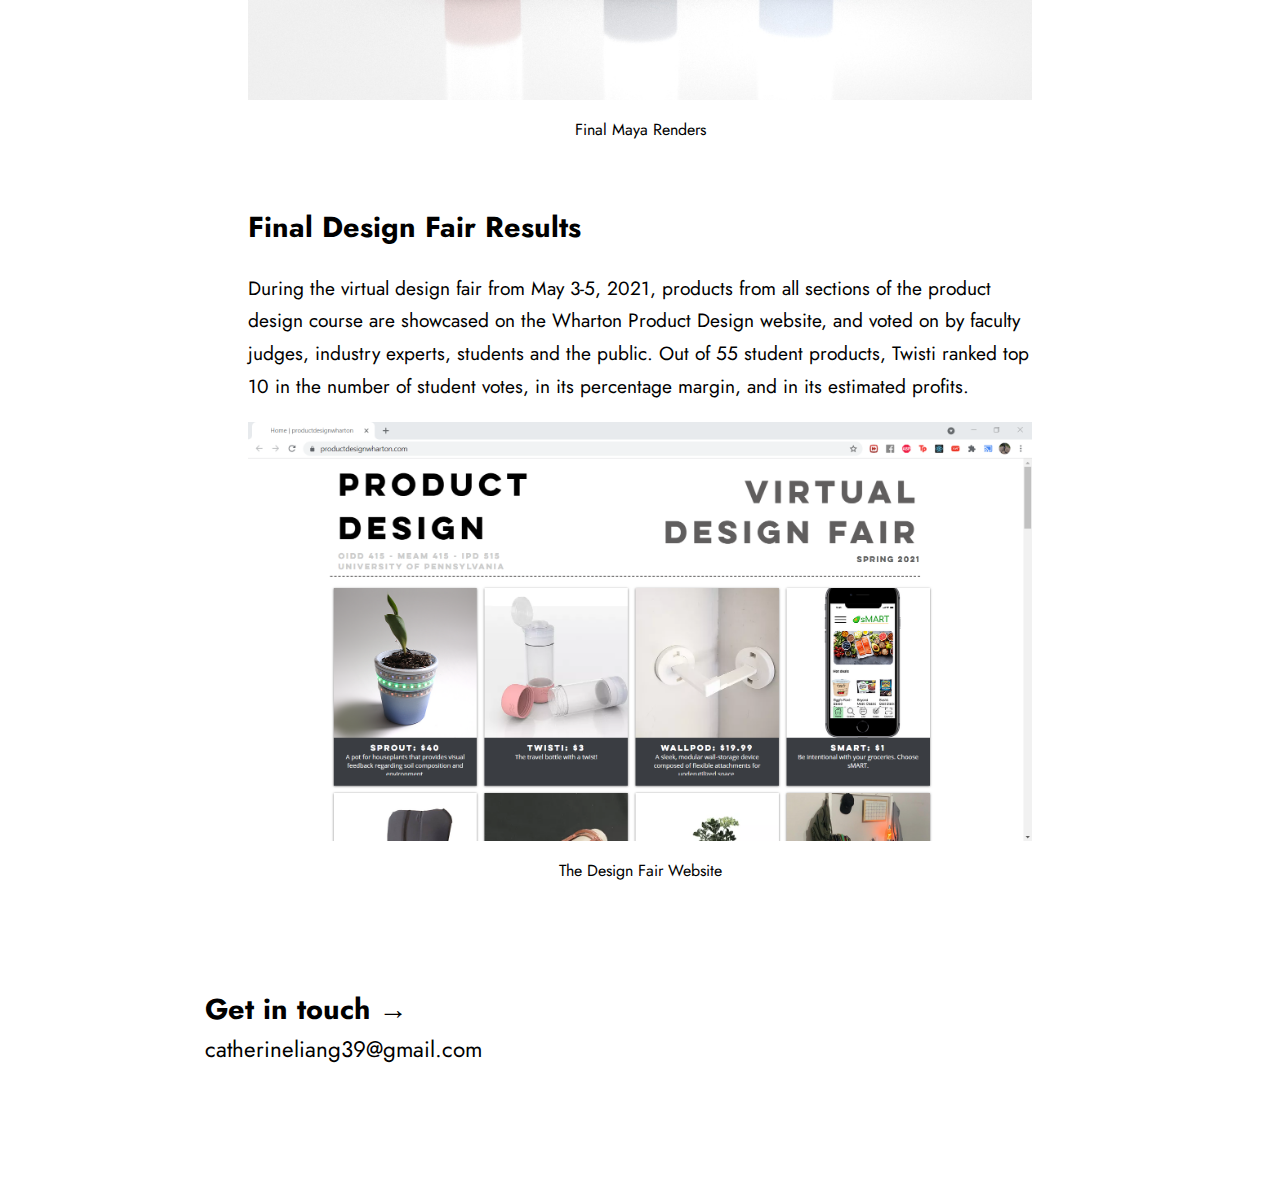
<file: twisti.html>
<!DOCTYPE html>
<html lang="en">

<head>
    <meta charset="UTF-8">
    <meta name="viewport" content="width=device-width, initial-scale=1.0">
    <title>Reshu Catherine Liang</title>

    <link rel="stylesheet" href="css/style.css">
    <link rel="stylesheet" href="css/style-project.css">
    <!--<script src="script.js"></script>-->
    <!-- favicon -->
    <link rel="shortcut icon" type="image/x-icon" href="favicon.ico">
</head>

<body>
    <header>
        <h1 class="title"><a href="index.html">Reshu Catherine Liang</a></h1>
        <nav>
            <a href="index.html">Work</a>
            <a href="play.html">Play</a>
            <a href="about.html">About</a>
            <a href="images/resume.pdf" target="_blank">Résumé</a>
        </nav>
    </header>
    <div class="content">
        <h1 class="section-title">Twisti</h1>
        <img src="images/twisti/product_mockup.png" />
        <br/>
        <div class="two-col">
            <div>
                <p>
                    <b>Year:</b> 2021<br/>
                    <b>Duration:</b> 2 months<br/>
                    <b>Team Size:</b> 4
                </p>
            </div>
            <div>
                <p>
                    <b>Area:</b> Product Design<br/>
                    <b>Tools:</b> Rhino, Maya, Photoshop<br/>
                    <b>Type:</b> Class Project
                </p>
            </div>
        </div>
        <p>Arising from a product design course, Twisti is a product conceived to answer the question of designing a more ergonmic and attractive travel bottle. The design process involved identifying opportunities, conducting user research, drafting sketches, estimating production costs, developing product pitches, creating multiple rounds of protytpes, and obtaining user feedback. The product design project ended off with a year-end design fair, as well as a final presentation and a final product pitch. While I was involved in all stages of design, I specialized in creating product concept sketches and creating product renderings.</p>
        <br />
        <h2>Mission Statement</h2>
        <p>In what way may we modify a travel-sized bottle so that it is more efficient and ergonomic for the user?</b>
        </p>
        <br />
        <h2>User Research</h2>
        <p>
            We asked people about how they used bottles throughout the day, anything they liked or disliked about their experiences with each bottle, what bottled products they found easiest to use, as well as what annoyances they had with different bottle designs. Based on our research, we found that users converged on a few select needs and wants:
        </p>
        <ul>
            <li>
                Many people expressed a preference for squeeze bottles, especially for difficult, viscous liquids like lotion, shampoo, or sunscreen
            </li>
            <li>
                People also generally cared a lot about the material from which squeeze bottles are made of, preferring them to be made of very flexible, lightweight, and durable components
            </li>
            <li>
                A good number of people also valued sustainability and eco-friendliness, and so we prioritized designing a product that could be multifunctional and also reusable
            </li>
            <li>
                From the feedback that we gathered via our early pitches and user-testing, it was clear that aesthetics mattered to many people
            </li>
        </ul>
        <br />
        <img class="img-3-complement" src="images/twisti/sketch1.jpeg">
        <img class="img-3" src="images/twisti/sketch2.jpeg">
        <p class="caption">Initial Sketches</p>
        <div class="img-row">
            <img class="img-2" src="images/twisti/alpha1-edited.png">
            <img class="img-2" src="images/twisti/alpha2-edited.png">
        </div>
        <p class="caption">Alpha Prototype</p>
        <div class="img-row">
            <img class="img-2" style="max-height: 512px;" src="images/twisti/sketch3.jpeg">
            <img class="img-2" src="images/twisti/final-prototype.png">
        </div>
        <p class="caption">Final Sketch and 3D-Printed Prototype</p>
        <img src="images/twisti/render3-edited.jpg">
        <img src="images/twisti/render4.jpeg">
        <img src="images/twisti/render5.jpeg">
        <p class="caption">Final Maya Renders</p>
        <br />
        <h2>Final Design Fair Results</h2>
        <p>
            During the virtual design fair from May 3-5, 2021, products from all sections of the product design course are showcased on the Wharton Product Design website, and voted on by faculty judges, industry experts, students and the public. Out of 55 student products, Twisti ranked top 10 in the number of student votes, in its percentage margin, and in its estimated profits.
        </p>
        <img src="images/twisti/design-fair.png">
        <p class="caption">The Design Fair Website</p><br/>
    </div>
    <div class="footer">
        <h1 class="section-title">Get in touch →</h1>
        <p><a href="catherineliang39@gmail.com">catherineliang39@gmail.com</a></p>
    </div>
</body>
</file>
<file: css/style.css>
@import url('https://fonts.googleapis.com/css2?family=Jost:wght@400&display=swap');

::selection {
    background: #3f3f3f; /* WebKit/Blink Browsers */
    color: white;
  }
  ::-moz-selection {
    background: #3f3f3f; /* Gecko Browsers */
    color: white;
  }

body {
    font-family: 'Jost', sans-serif;
    margin: 0;
    margin-left: 16%;
    margin-right: 16%;
}

p, ul, ol {
    font-size: 1.2em;
    line-height: 1.7;
}

h1 {
    font-size: 2.2em;
}

h2 {
    font-size: 1.8em;
}

hr {
    height: 1em;
    background-image: url(../images/dash.png);
    background-position: 0 0;
    background-size: 20px 14px;
    background-repeat: repeat-x;
    border: 0;
    margin-bottom: 2em;
}

a, a:visited {
    color: #000;
    text-decoration: none;
}

a:hover, a:active {
    color: #756491;
}

a.selected {
    color: #7ca1b5;
}

header {
    display: grid;
    margin-bottom: 4em;
    grid-template-columns: 55% auto;
    grid-template-rows: auto;
}

header h1 {
    grid-column: 1;
    grid-row: 1;
}

nav {
    grid-column: 2;
    grid-row: 1;
    margin-top: 0.87em;
    font-size: 1.5em;
    text-align: right;
}

nav a, nav a:visited {
    margin-left: 5%;
    background: none;
}

nav a:hover, nav a:active {
    color: #756491;
    background: none;
}

.title {
    font-size: 1.8em;
}

.title a {
    background: none;
    color: #000;
}

.section-title {
    margin-bottom: 1.5em;
    font-size: 1.8em;
    text-align: center;
}

div {
    margin-block-start: 0;
    margin-block-end: 0;
}

.landing {
    display: grid;
    grid-template-columns: 50% auto;
    grid-template-rows: auto;
    margin-top: 5vh;
    margin-bottom: 8vh;
}

.intro {
    grid-column: 1;
    grid-row: 1;
    margin-top: auto;
    margin-bottom: auto;
    font-weight: 400;
    font-size: 2em;
}

.landing-img {
    grid-column: 2;
    grid-row: 1;
    margin-top: auto;
    margin-bottom: auto;
    width: 100%;
}

.purple {
    color: #756491;
    background-color: inherit;
}

.blue {
    color: #7ca1b5;
    background-color: inherit;
}


/* for extra small screens */
@media only screen and (max-width: 750px) {
    /* body {
        background-color: orange;
    } */

    .landing {
        display: block;
    }

    .intro {
        margin-top: 10%;
        margin-bottom: 10%;
        font-weight: 400;
        font-size: 2em;
        text-align: center;
    }
}

.content {
    margin-left: 5%;
    margin-right: 5%;
}

.project {
    display: grid;
    grid-template-columns: 45% 5% auto;
    grid-template-rows: auto;
    margin-bottom: 5%;
}

.project-right {
    display: grid;
    grid-template-columns: auto 5% 45%;
    grid-template-rows: auto;
    margin-bottom: 5%;
}

.project .thumbnail {
    grid-column: 1;
    grid-row: 1;
}

.project-right .thumbnail {
    grid-column: 3;
    grid-row: 1;
}
  
.thumbnail, .thumbnail-fill {
    background-color: black;
    height: 0;
    position: relative;
    overflow: hidden;
    width: 100%;
    padding-top: 66%;
    border-radius: 10px;
}

.thumbnail img {
  position: absolute;
  display: block;
  max-width: 100%;
  max-height: 100%;
  left: 0;
  right: 0;
  top: 0;
  bottom: 0;
  margin: auto;
}

.thumbnail-free img {
    width: 100%;
    border-radius: 10px;
}

.project .description {
    grid-column: 3;
    grid-row: 1;
}

.project-right .description {
    grid-column: 1;
    grid-row: 1;
}

.description h1, .description h2 {
    margin-block-start: 0;
    margin-block-end: 0;
}

.tag {
    font-size: 1em;
    margin-block-start: 0.5em;
}

.footer {
    text-align: left;
    margin-top: 4em;
    margin-bottom: 8em;
}

.footer .section-title {
    margin-top: 0em;
    margin-bottom: 0em;
    text-align: left;
}

.footer p {
    margin-block-start: 0;
    margin-block-end: 0;
    font-size: 1.4em;
}

/* for small screens */
@media only screen and (max-width: 850px) {
    
    .content {
        margin-left: 0;
        margin-right: 0;
    }
    
    .footer p {
        font-size: 1.4em;
    }
}

/* for extra small screens */
@media only screen and (max-width: 750px) {
    body {
        margin-left: 10%;
        margin-right: 10%;
    }

    header {
        display: block;
    }

    .title {
        text-align: center;
    }

    nav {
        text-align: center;
    }

    nav a, nav a:visited {
        margin-left : 2.5%;
        margin-right: 2.5%;
    }

    .project {
        display: inline;
    }

    .project-right {
        display: inline;
    }

    .description h1, .description h2 {
        margin-block-start: 0.83em;
        margin-block-end: 0.83em;
    }
}
</file>
<file: css/style-index.css>
/* for medium & large screens */
@media only screen and (min-width: 750px) {
    .landing {
        grid-template-columns: 50% auto;
        grid-template-rows: auto;
        min-height: 70vh;
        margin-top: 0;
        margin-bottom: 0;
    }
}
</file>
<file: css/style-about.css>
.question {
    display: grid;
    grid-template-columns: 40% auto;
    grid-template-rows: auto auto;
}

.my-photo {
    grid-column: 1;
    grid-row: 1;
    width: 100%;
}

.a {
    grid-column: 2;
    grid-row: 1;
}

.q {
    grid-column: 1;
    grid-row: 1;
}

.content h1 {
    text-align: left;
}

/* for extra small screens */
@media only screen and (max-width: 750px) {

    .question {
        display: inline;
    }
}
</file>
<file: css/style-project.css>
.content h1 {
    font-size: 2.2em;
}

img {
    max-width: 100%;
    display: block;
    margin-left: auto;
    margin-right: auto;
}

.two-col {
    display: grid;
    grid-template-columns: 48% 4% auto;
    grid-template-rows: auto;
}

.two-col div:first-child {
    grid-column: 1;
    grid-row: 1;
}

.two-col div:last-child {
    grid-column: 3;
    grid-row: 1;
}

.link {
    text-align: right;
    font-weight: bold;
}

.caption {
    font-size: 1em;
    text-align: center;
}

.quote {
    display: block;
    width: 60%;
    margin-left: auto;
    margin-right: auto;
    font-size: 1.6em;
    border-left: 2px solid #7ca1b5;
    padding-left: 1em;
}

.quote span {
    background-color: inherit;
    font-size: 0.8em;
    color:  #7ca1b5;
}

.list {
    display: block;
    width: 75%;
    margin-left: auto;
    margin-right: auto;
}

.list span {
    font-size: 2.5em;
    color:  #7ca1b5;
}

.card {
    /* Add shadows to create the "card" effect */
    display: block;
    width: 80%;
    margin-left: auto;
    margin-right: auto;
    box-shadow: 0 4px 8px 0 rgba(0,0,0,0.2); /* x, y, blur, spread radius */
    transition: 0.3s;
}

/* Add some padding inside the card container */
.card p {
    padding: 1.5em 2.5em;
}

/* to center images in a row */
.img-row {
    text-align: center;
}

/* for 2 images in a row */
.img-2 {
    display: inline-block;
    max-width: 48%;
}
  
/* for 3 images in a row */
.img-3 {
    display: inline-block;
    max-width: 32%;
}

.img-3-complement {
    display: inline-block;
    max-width: 66%;
}

.img-med {
    max-width: 60%;
}

.img-xl {
    max-width: 140%;
    margin-left:-20%;
}

.footer {
    position: relative;
}

.footer img {
    position: absolute;
    bottom: 0;
    width: 100%;
}

.video-container {
    /* width is set as 100% here. any width can be specified as per requirement */
    width: 100%;
    padding-top: 56.25%;
    height: 0px;
    position: relative;
}

.video {
    width: 100%;
    height: 100%;
    position: absolute;
    top: 0;
    left: 0;
}

/* for extra small screens */
@media only screen and (max-width: 850px) {
    .two-col {
        display:inherit;
    }

    .two-col p {
        margin-block-start: 0;
        margin-block-end: 0;
    }

    .quote {
        font-size: 1.6em;
        width: 100%;
    }

    .list {
        width: 100%;
    }
    
    .card {
        width: 100%;
    }

    .img-2 {
        max-width: 100%;
    }

    .img-med {
        max-width: 100%;
    }

    .img-xl {
        max-width: 135%;
        margin-left:-17.5%;
    }
}

/* for extra small screens */
@media only screen and (max-width: 1200px) {

    .footer img {
        bottom: -7.5em;
    }
}
</file>
<file: css/style-play.css>
.gallery {
    display: grid;
    grid-template-columns: auto auto auto;
    grid-template-rows: auto;
    column-gap: 10px;
    margin-left: 5%;
    margin-right: 5%;
}
</file>
